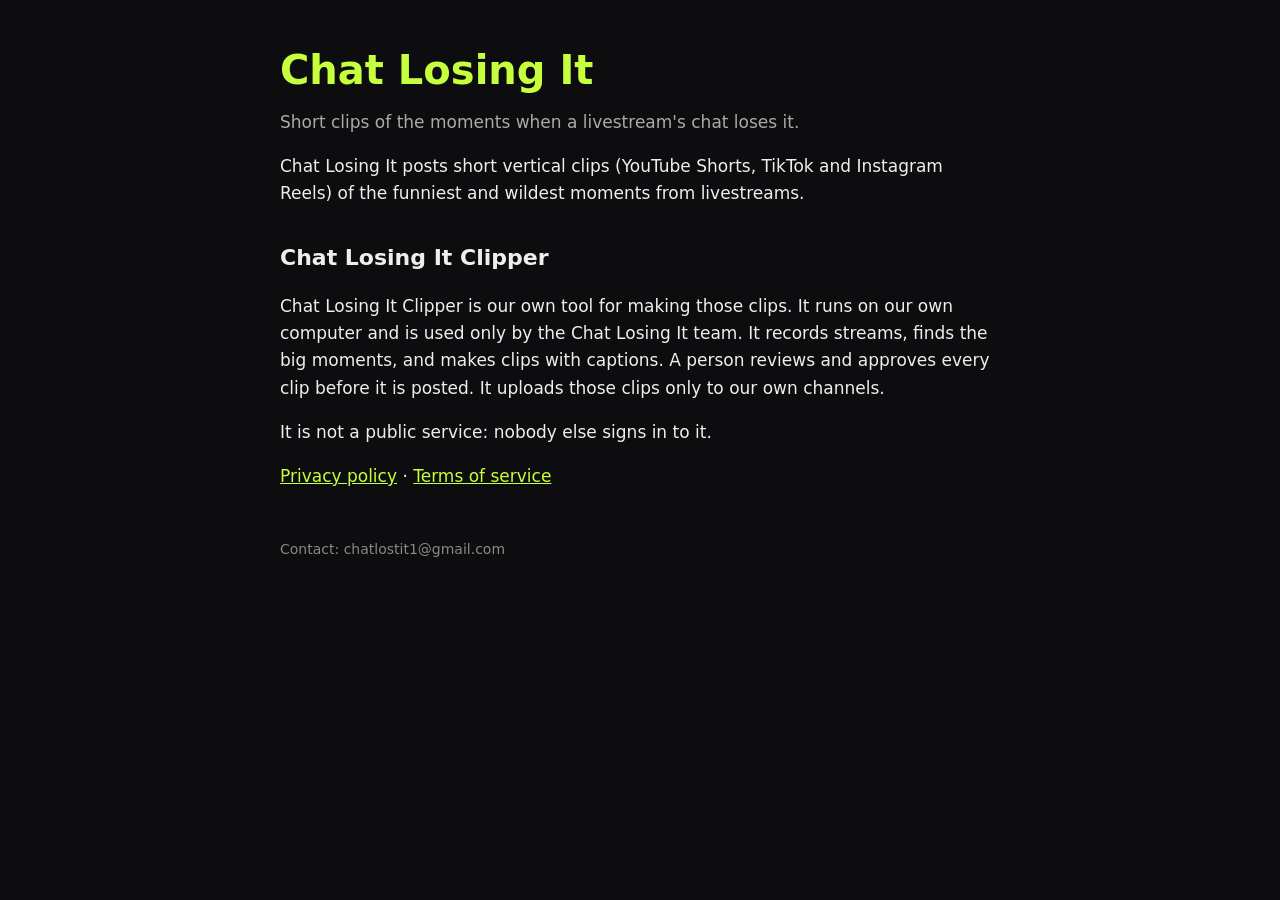
<file: index.html>
<!DOCTYPE html>
<html lang="en"><head><meta charset="utf-8"><meta name="viewport" content="width=device-width,initial-scale=1">
<title>Chat Losing It</title><link rel="stylesheet" href="style.css"></head><body><main>
<h1>Chat Losing It</h1>
<p class="sub">Short clips of the moments when a livestream's chat loses it.</p>
<p>Chat Losing It posts short vertical clips (YouTube Shorts, TikTok and Instagram Reels) of the funniest and wildest
moments from livestreams.</p>
<h2>Chat Losing It Clipper</h2>
<p>Chat Losing It Clipper is our own tool for making those clips. It runs on our own computer and is used only by the
Chat Losing It team. It records streams, finds the big moments, and makes clips with captions. A person reviews and
approves every clip before it is posted. It uploads those clips only to our own channels.</p>
<p>It is not a public service: nobody else signs in to it.</p>
<p><a href="privacy.html">Privacy policy</a> · <a href="terms.html">Terms of service</a></p>
<footer>Contact: chatlostit1@gmail.com</footer>
</main></body></html>
</file>
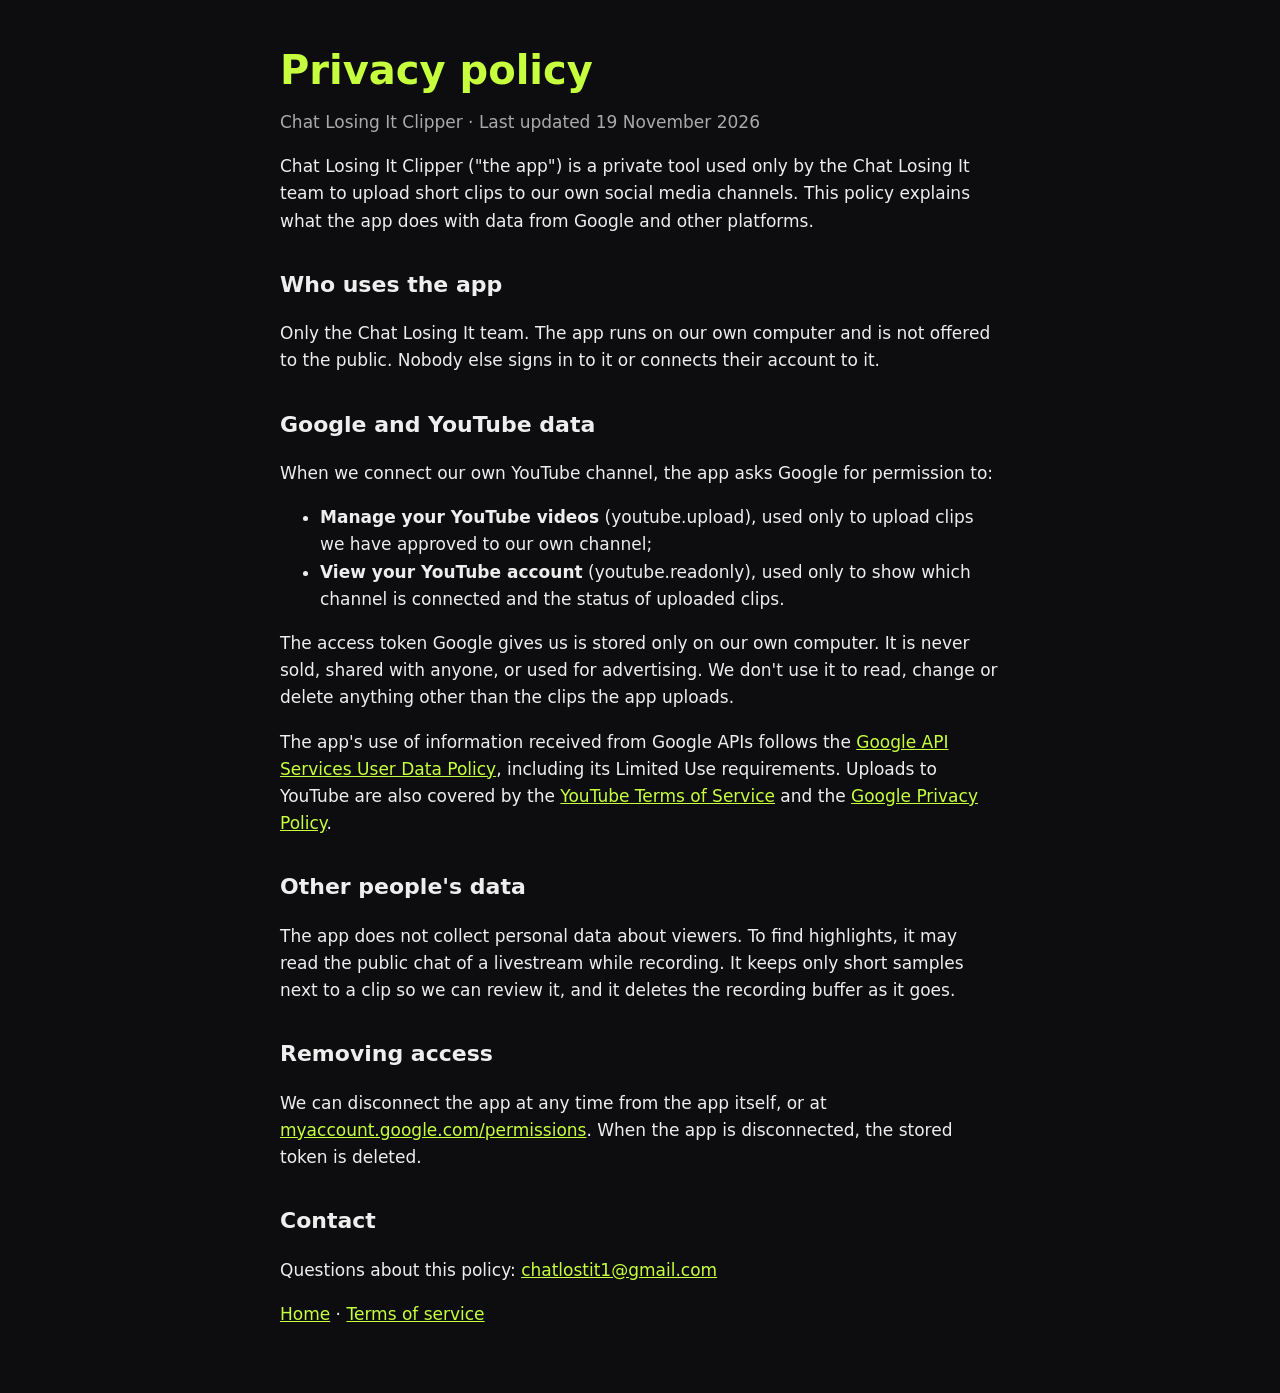
<file: privacy.html>
<!DOCTYPE html>
<html lang="en"><head><meta charset="utf-8"><meta name="viewport" content="width=device-width,initial-scale=1">
<title>Privacy policy · Chat Losing It Clipper</title><link rel="stylesheet" href="style.css"></head><body><main>
<h1>Privacy policy</h1>
<p class="sub">Chat Losing It Clipper · Last updated 19 November 2026</p>
<p>Chat Losing It Clipper ("the app") is a private tool used only by the Chat Losing It team to upload short clips
to our own social media channels. This policy explains what the app does with data from Google and other platforms.</p>
<h2>Who uses the app</h2>
<p>Only the Chat Losing It team. The app runs on our own computer and is not offered to the public. Nobody else signs
in to it or connects their account to it.</p>
<h2>Google and YouTube data</h2>
<p>When we connect our own YouTube channel, the app asks Google for permission to:</p>
<ul><li><b>Manage your YouTube videos</b> (youtube.upload), used only to upload clips we have approved to our own channel;</li>
<li><b>View your YouTube account</b> (youtube.readonly), used only to show which channel is connected and the status
of uploaded clips.</li></ul>
<p>The access token Google gives us is stored only on our own computer. It is never sold, shared with anyone, or used
for advertising. We don't use it to read, change or delete anything other than the clips the app uploads.</p>
<p>The app's use of information received from Google APIs follows the
<a href="https://developers.google.com/terms/api-services-user-data-policy">Google API Services User Data Policy</a>,
including its Limited Use requirements. Uploads to YouTube are also covered by the
<a href="https://www.youtube.com/t/terms">YouTube Terms of Service</a> and the
<a href="https://policies.google.com/privacy">Google Privacy Policy</a>.</p>
<h2>Other people's data</h2>
<p>The app does not collect personal data about viewers. To find highlights, it may read the public chat of a
livestream while recording. It keeps only short samples next to a clip so we can review it, and it deletes the
recording buffer as it goes.</p>
<h2>Removing access</h2>
<p>We can disconnect the app at any time from the app itself, or at
<a href="https://myaccount.google.com/permissions">myaccount.google.com/permissions</a>. When the app is
disconnected, the stored token is deleted.</p>
<h2>Contact</h2>
<p>Questions about this policy: <a href="mailto:chatlostit1@gmail.com">chatlostit1@gmail.com</a></p>
<p><a href="index.html">Home</a> · <a href="terms.html">Terms of service</a></p>
</main></body></html>
</file>
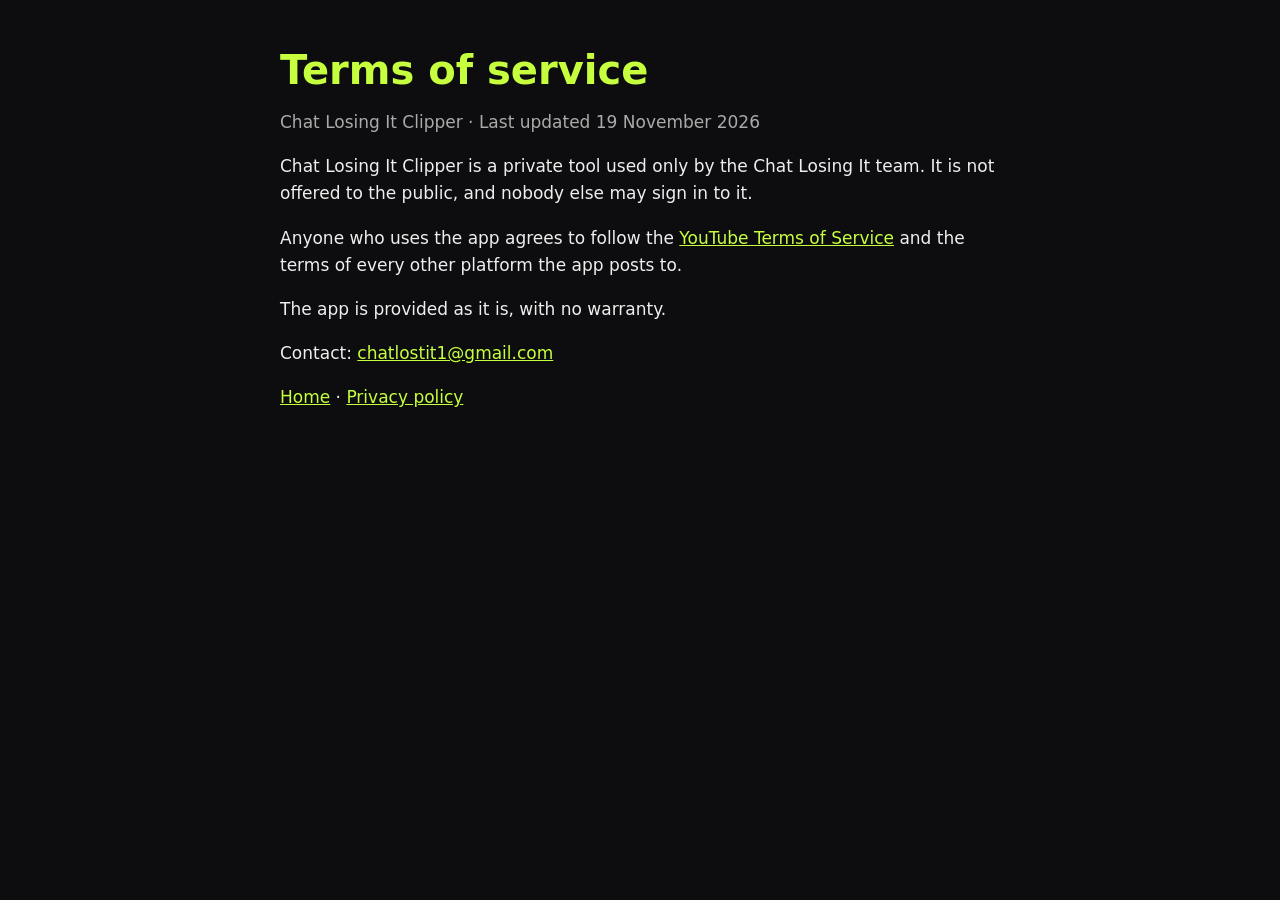
<file: terms.html>
<!DOCTYPE html>
<html lang="en"><head><meta charset="utf-8"><meta name="viewport" content="width=device-width,initial-scale=1">
<title>Terms of service · Chat Losing It Clipper</title><link rel="stylesheet" href="style.css"></head><body><main>
<h1>Terms of service</h1>
<p class="sub">Chat Losing It Clipper · Last updated 19 November 2026</p>
<p>Chat Losing It Clipper is a private tool used only by the Chat Losing It team. It is not offered to the public,
and nobody else may sign in to it.</p>
<p>Anyone who uses the app agrees to follow the <a href="https://www.youtube.com/t/terms">YouTube Terms of Service</a>
and the terms of every other platform the app posts to.</p>
<p>The app is provided as it is, with no warranty.</p>
<p>Contact: <a href="mailto:chatlostit1@gmail.com">chatlostit1@gmail.com</a></p>
<p><a href="index.html">Home</a> · <a href="privacy.html">Privacy policy</a></p>
</main></body></html>
</file>
<file: style.css>
body{margin:0;background:#0d0d0f;color:#eee;font:17px/1.6 system-ui,-apple-system,Segoe UI,Roboto,sans-serif}
main{max-width:720px;margin:0 auto;padding:48px 24px}
h1{font-size:40px;line-height:1.1;margin:0 0 8px;color:#C6FF3D}h2{margin-top:32px;font-size:22px}
a{color:#C6FF3D}.sub{color:#aaa}footer{margin-top:48px;color:#888;font-size:14px}
</file>
